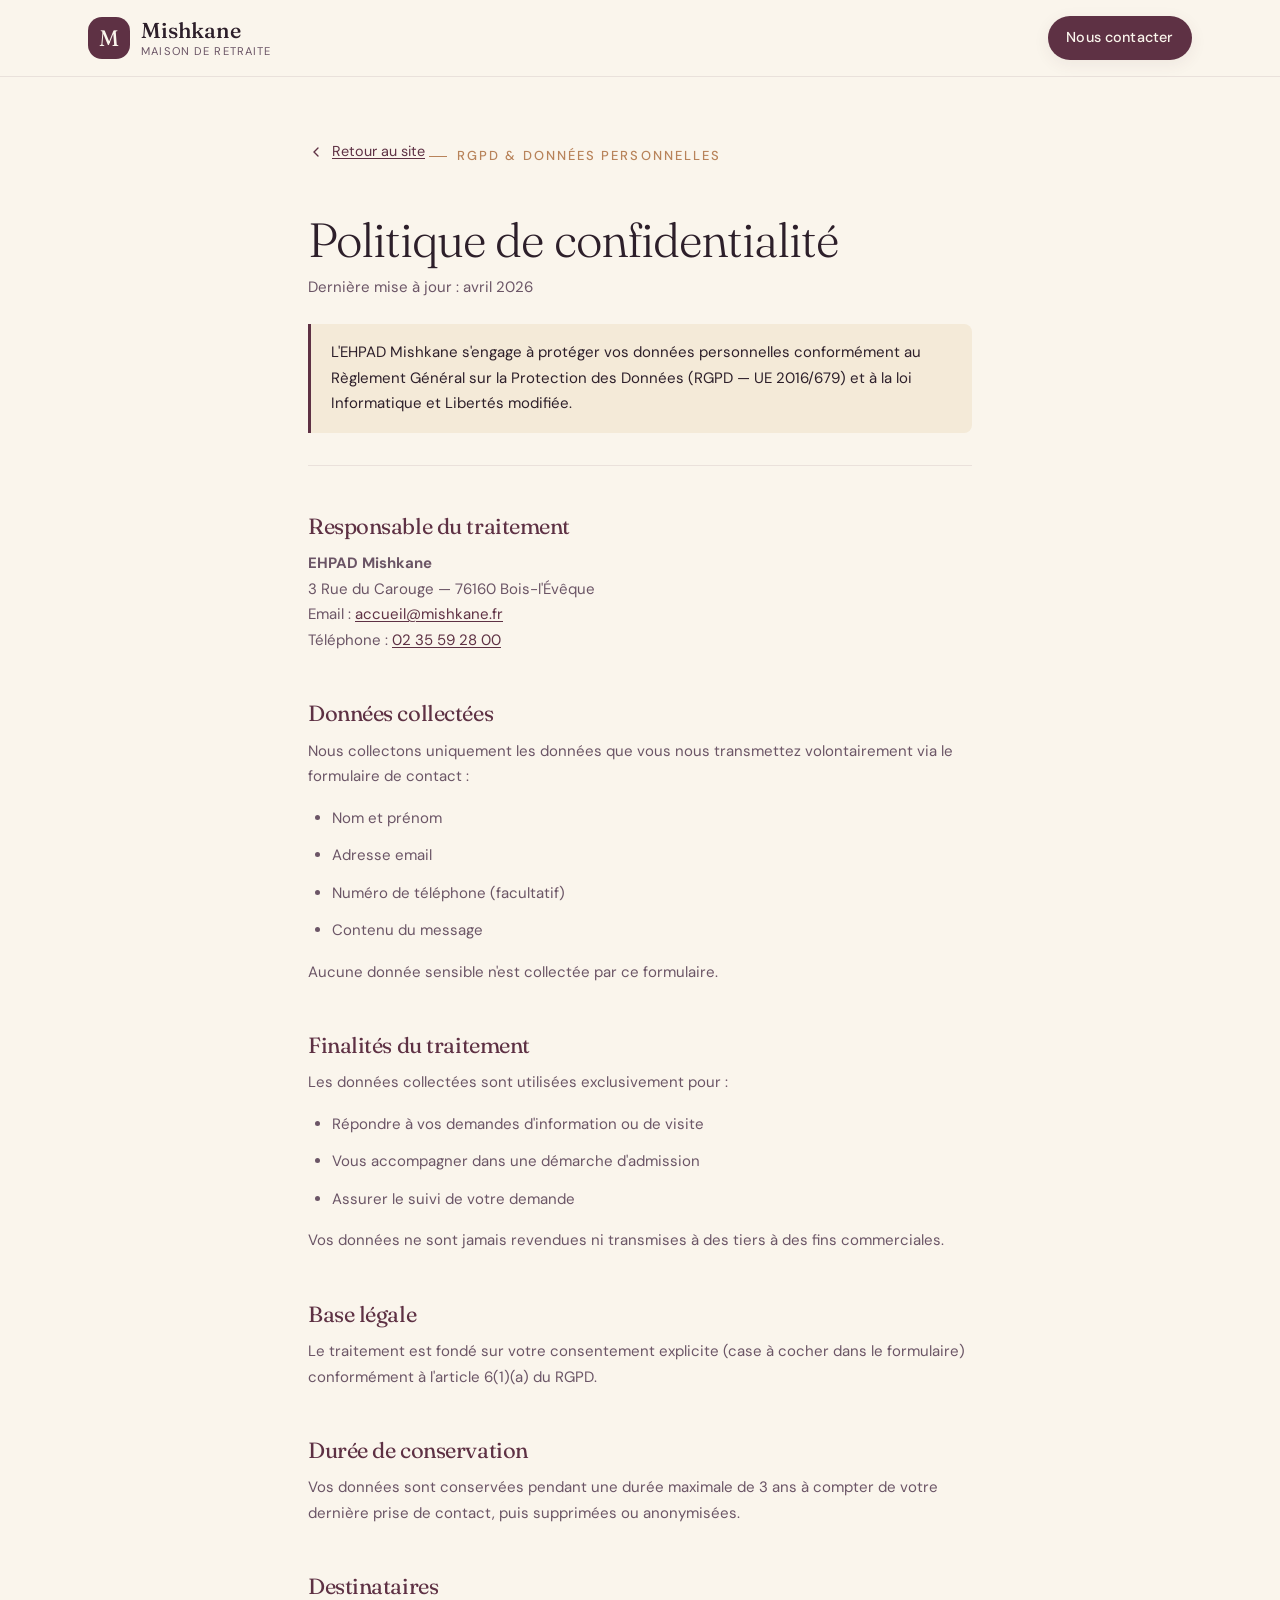
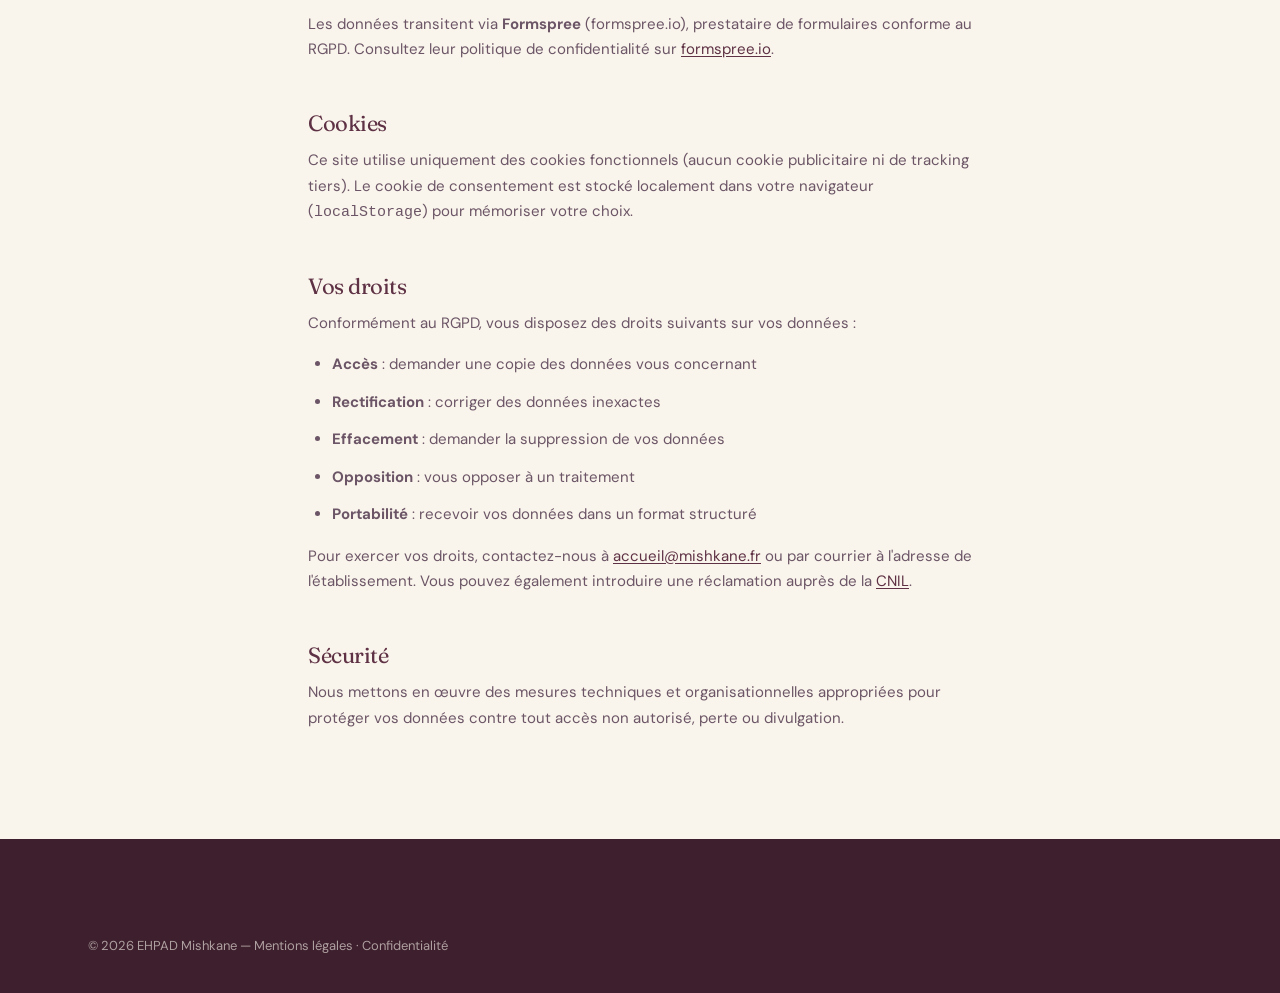
<file: pages/confidentialite.html>
<!DOCTYPE html>
<html lang="fr">
<head>
  <meta charset="UTF-8" />
  <meta name="viewport" content="width=device-width, initial-scale=1.0" />
  <title>Politique de confidentialité — EHPAD Mishkane</title>
  <meta name="description" content="Politique de confidentialité et RGPD de l'EHPAD Mishkane." />
  <meta name="robots" content="noindex, follow" />
  <link rel="preconnect" href="https://fonts.googleapis.com" />
  <link rel="preconnect" href="https://fonts.gstatic.com" crossorigin />
  <link href="https://fonts.googleapis.com/css2?family=Fraunces:opsz,wght@9..144,300;9..144,400;9..144,500&family=DM+Sans:wght@300;400;500;600&display=swap" rel="stylesheet" />
  <link rel="stylesheet" href="../assets/css/main.css" />
  <style>
    .legal-page { padding: calc(var(--header-h) + 4rem) 0 6rem; }
    .legal-content { max-width: 760px; margin: 0 auto; }
    .legal-content h1 { font-size: clamp(2rem,4vw,3rem); margin-bottom: 0.5rem; }
    .legal-content h2 { font-size: 1.375rem; margin-top: 3rem; margin-bottom: 0.75rem; color: var(--plum); }
    .legal-content p, .legal-content li { font-size: 0.9375rem; color: var(--text-muted); line-height: 1.7; margin-bottom: 0.75rem; }
    .legal-content ul { padding-left: 1.5rem; }
    .legal-content a { color: var(--plum); text-decoration: underline; text-underline-offset: 2px; }
    .back-link { display: inline-flex; align-items: center; gap: 0.5rem; margin-bottom: 3rem; font-size: 0.9rem; color: var(--text-muted); transition: color var(--d-fast) var(--ease); }
    .back-link:hover { color: var(--plum); }
    .legal-divider { border: none; border-top: 1px solid var(--border-soft); margin: 2rem 0; }
    .info-box { background: var(--bg-warm); border-left: 3px solid var(--plum); padding: 1rem 1.25rem; border-radius: 0 var(--r-sm) var(--r-sm) 0; margin: 1.5rem 0; }
    .info-box p { margin: 0; color: var(--text); }
  </style>
</head>
<body>

  <header class="site-header scrolled" id="site-header">
    <div class="container header-inner">
      <a href="../index.html" class="logo" aria-label="Mishkane — retour à l'accueil">
        <span class="logo-mark" aria-hidden="true">M</span>
        <span class="logo-text">
          <span class="logo-name">Mishkane</span>
          <span class="logo-sub">Maison de retraite</span>
        </span>
      </a>
      <a href="../index.html#contact" class="btn btn-primary header-cta">Nous contacter</a>
    </div>
  </header>

  <main>
    <div class="legal-page">
      <div class="container legal-content">

        <a href="../index.html" class="back-link">
          <svg width="16" height="16" viewBox="0 0 24 24" fill="none" stroke="currentColor" stroke-width="2" stroke-linecap="round" aria-hidden="true"><polyline points="15 18 9 12 15 6"/></svg>
          Retour au site
        </a>

        <span class="section-eyebrow">RGPD & données personnelles</span>
        <h1>Politique de confidentialité</h1>
        <p>Dernière mise à jour : avril 2026</p>

        <div class="info-box">
          <p>L'EHPAD Mishkane s'engage à protéger vos données personnelles conformément au Règlement Général sur la Protection des Données (RGPD — UE 2016/679) et à la loi Informatique et Libertés modifiée.</p>
        </div>

        <hr class="legal-divider" />

        <h2>Responsable du traitement</h2>
        <p>
          <strong>EHPAD Mishkane</strong><br>
          3 Rue du Carouge — 76160 Bois-l'Évêque<br>
          Email : <a href="mailto:accueil@mishkane.fr">accueil@mishkane.fr</a><br>
          Téléphone : <a href="tel:+33235592800">02 35 59 28 00</a>
        </p>

        <h2>Données collectées</h2>
        <p>Nous collectons uniquement les données que vous nous transmettez volontairement via le formulaire de contact :</p>
        <ul>
          <li>Nom et prénom</li>
          <li>Adresse email</li>
          <li>Numéro de téléphone (facultatif)</li>
          <li>Contenu du message</li>
        </ul>
        <p>Aucune donnée sensible n'est collectée par ce formulaire.</p>

        <h2>Finalités du traitement</h2>
        <p>Les données collectées sont utilisées exclusivement pour :</p>
        <ul>
          <li>Répondre à vos demandes d'information ou de visite</li>
          <li>Vous accompagner dans une démarche d'admission</li>
          <li>Assurer le suivi de votre demande</li>
        </ul>
        <p>Vos données ne sont jamais revendues ni transmises à des tiers à des fins commerciales.</p>

        <h2>Base légale</h2>
        <p>Le traitement est fondé sur votre consentement explicite (case à cocher dans le formulaire) conformément à l'article 6(1)(a) du RGPD.</p>

        <h2>Durée de conservation</h2>
        <p>Vos données sont conservées pendant une durée maximale de 3 ans à compter de votre dernière prise de contact, puis supprimées ou anonymisées.</p>

        <h2>Destinataires</h2>
        <p>Les données transitent via <strong>Formspree</strong> (formspree.io), prestataire de formulaires conforme au RGPD. Consultez leur politique de confidentialité sur <a href="https://formspree.io/legal/privacy-policy" target="_blank" rel="noopener">formspree.io</a>.</p>

        <h2>Cookies</h2>
        <p>Ce site utilise uniquement des cookies fonctionnels (aucun cookie publicitaire ni de tracking tiers). Le cookie de consentement est stocké localement dans votre navigateur (<code>localStorage</code>) pour mémoriser votre choix.</p>

        <h2>Vos droits</h2>
        <p>Conformément au RGPD, vous disposez des droits suivants sur vos données :</p>
        <ul>
          <li><strong>Accès</strong> : demander une copie des données vous concernant</li>
          <li><strong>Rectification</strong> : corriger des données inexactes</li>
          <li><strong>Effacement</strong> : demander la suppression de vos données</li>
          <li><strong>Opposition</strong> : vous opposer à un traitement</li>
          <li><strong>Portabilité</strong> : recevoir vos données dans un format structuré</li>
        </ul>
        <p>Pour exercer vos droits, contactez-nous à <a href="mailto:accueil@mishkane.fr">accueil@mishkane.fr</a> ou par courrier à l'adresse de l'établissement. Vous pouvez également introduire une réclamation auprès de la <a href="https://www.cnil.fr" target="_blank" rel="noopener">CNIL</a>.</p>

        <h2>Sécurité</h2>
        <p>Nous mettons en œuvre des mesures techniques et organisationnelles appropriées pour protéger vos données contre tout accès non autorisé, perte ou divulgation.</p>

      </div>
    </div>
  </main>

  <footer class="site-footer">
    <div class="container footer-bottom" style="padding-top: 2rem; border-top: none;">
      <p>© <span id="year"></span> EHPAD Mishkane — <a href="mentions-legales.html">Mentions légales</a> · <a href="confidentialite.html">Confidentialité</a></p>
    </div>
  </footer>

  <script>document.querySelector('#year').textContent = new Date().getFullYear();</script>
</body>
</html>
</file>
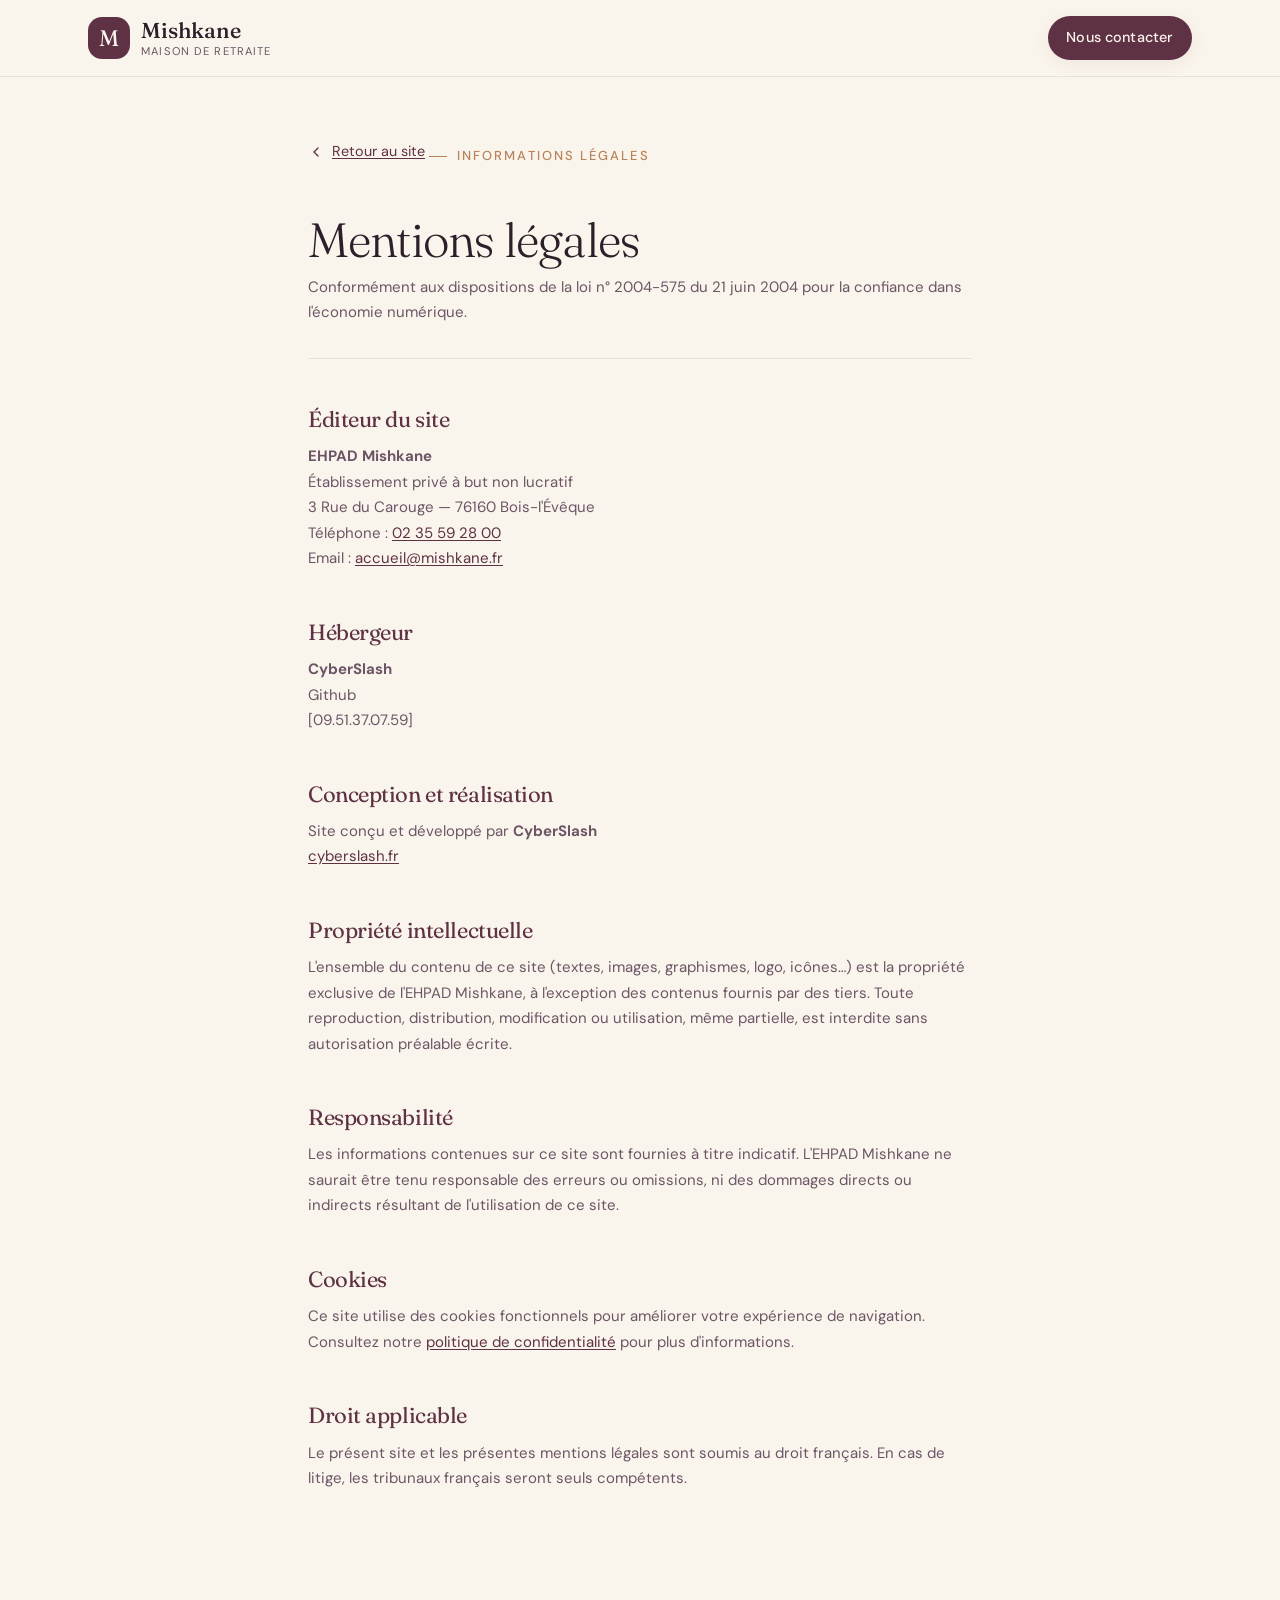
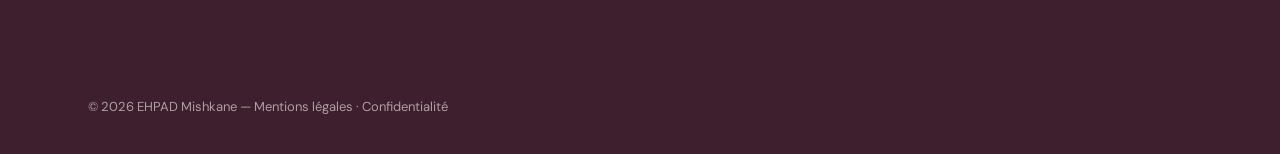
<file: pages/mentions-legales.html>
<!DOCTYPE html>
<html lang="fr">
<head>
  <meta charset="UTF-8" />
  <meta name="viewport" content="width=device-width, initial-scale=1.0" />
  <title>Mentions légales — EHPAD Mishkane</title>
  <meta name="description" content="Mentions légales du site de l'EHPAD Mishkane, maison de retraite à Bois-l'Évêque (76)." />
  <meta name="robots" content="noindex, follow" />
  <link rel="preconnect" href="https://fonts.googleapis.com" />
  <link rel="preconnect" href="https://fonts.gstatic.com" crossorigin />
  <link href="https://fonts.googleapis.com/css2?family=Fraunces:opsz,wght@9..144,300;9..144,400;9..144,500&family=DM+Sans:wght@300;400;500;600&display=swap" rel="stylesheet" />
  <link rel="stylesheet" href="../assets/css/main.css" />
  <style>
    .legal-page { padding: calc(var(--header-h) + 4rem) 0 6rem; }
    .legal-content { max-width: 760px; margin: 0 auto; }
    .legal-content h1 { font-size: clamp(2rem,4vw,3rem); margin-bottom: 0.5rem; }
    .legal-content h2 { font-size: 1.375rem; margin-top: 3rem; margin-bottom: 0.75rem; color: var(--plum); }
    .legal-content p, .legal-content li { font-size: 0.9375rem; color: var(--text-muted); line-height: 1.7; margin-bottom: 0.75rem; }
    .legal-content a { color: var(--plum); text-decoration: underline; text-underline-offset: 2px; }
    .back-link { display: inline-flex; align-items: center; gap: 0.5rem; margin-bottom: 3rem; font-size: 0.9rem; color: var(--text-muted); transition: color var(--d-fast) var(--ease); }
    .back-link:hover { color: var(--plum); }
    .legal-divider { border: none; border-top: 1px solid var(--border-soft); margin: 2rem 0; }
  </style>
</head>
<body>

  <header class="site-header scrolled" id="site-header">
    <div class="container header-inner">
      <a href="../index.html" class="logo" aria-label="Mishkane — retour à l'accueil">
        <span class="logo-mark" aria-hidden="true">M</span>
        <span class="logo-text">
          <span class="logo-name">Mishkane</span>
          <span class="logo-sub">Maison de retraite</span>
        </span>
      </a>
      <a href="../index.html#contact" class="btn btn-primary header-cta">Nous contacter</a>
    </div>
  </header>

  <main>
    <div class="legal-page">
      <div class="container legal-content">

        <a href="../index.html" class="back-link">
          <svg width="16" height="16" viewBox="0 0 24 24" fill="none" stroke="currentColor" stroke-width="2" stroke-linecap="round" aria-hidden="true"><polyline points="15 18 9 12 15 6"/></svg>
          Retour au site
        </a>

        <span class="section-eyebrow">Informations légales</span>
        <h1>Mentions légales</h1>
        <p>Conformément aux dispositions de la loi n° 2004-575 du 21 juin 2004 pour la confiance dans l'économie numérique.</p>

        <hr class="legal-divider" />

        <h2>Éditeur du site</h2>
        <p>
          <strong>EHPAD Mishkane</strong><br>
          Établissement privé à but non lucratif<br>
          3 Rue du Carouge — 76160 Bois-l'Évêque<br>
          Téléphone : <a href="tel:+33235592800">02 35 59 28 00</a><br>
          Email : <a href="mailto:accueil@mishkane.fr">accueil@mishkane.fr</a>
        </p>

        <h2>Hébergeur</h2>
        <!-- 📝 REMPLACER par les informations de votre hébergeur -->
        <p>
          <strong>CyberSlash</strong><br>
          Github<br>
          [09.51.37.07.59]
        </p>

        <h2>Conception et réalisation</h2>
        <p>
          Site conçu et développé par <strong>CyberSlash</strong><br>
          <a href="https://cyberslash.fr" target="_blank" rel="noopener noreferrer">cyberslash.fr</a>
        </p>

        <h2>Propriété intellectuelle</h2>
        <p>
          L'ensemble du contenu de ce site (textes, images, graphismes, logo, icônes…) est la propriété exclusive de l'EHPAD Mishkane, à l'exception des contenus fournis par des tiers. Toute reproduction, distribution, modification ou utilisation, même partielle, est interdite sans autorisation préalable écrite.
        </p>

        <h2>Responsabilité</h2>
        <p>
          Les informations contenues sur ce site sont fournies à titre indicatif. L'EHPAD Mishkane ne saurait être tenu responsable des erreurs ou omissions, ni des dommages directs ou indirects résultant de l'utilisation de ce site.
        </p>

        <h2>Cookies</h2>
        <p>
          Ce site utilise des cookies fonctionnels pour améliorer votre expérience de navigation. Consultez notre <a href="confidentialite.html">politique de confidentialité</a> pour plus d'informations.
        </p>

        <h2>Droit applicable</h2>
        <p>
          Le présent site et les présentes mentions légales sont soumis au droit français. En cas de litige, les tribunaux français seront seuls compétents.
        </p>

      </div>
    </div>
  </main>

  <footer class="site-footer">
    <div class="container footer-bottom" style="padding-top: 2rem; border-top: none;">
      <p>© <span id="year"></span> EHPAD Mishkane — <a href="mentions-legales.html">Mentions légales</a> · <a href="confidentialite.html">Confidentialité</a></p>
    </div>
  </footer>

  <script>document.querySelector('#year').textContent = new Date().getFullYear();</script>
</body>
</html>
</file>
<file: assets/css/main.css>
/* ============================================================
   EHPAD MISHKANE — main.css
   ⚠️  Les @import DOIVENT être en premier (règle CSS spec).
   Le :root avec les tokens vient ensuite.
   ============================================================ */

/* ---------- IMPORTS (en premier, obligatoire) ---------- */
@import 'base.css';
@import 'header.css';
@import 'hero.css';
@import 'presentation.css';
@import 'soins.css';
@import 'chambres.css';
@import 'chambre-3d.css';
@import 'equipe.css';
@import 'temoignages.css';
@import 'vie-quotidienne.css';
@import 'tarifs.css';
@import 'journal.css';
@import 'faq.css';
@import 'recrutement.css';
@import 'contact.css';
@import 'footer.css';
@import 'floats.css';
@import 'preloader.css';
@import 'responsive.css';

/* ---------- DESIGN TOKENS ---------- */
:root {
  /* Backgrounds */
  --bg-cream:  #FAF5EC;
  --bg-warm:   #F4EAD8;
  --bg-deep:   #ECDCC4;
  --bg-paper:  #FDFAF3;

  /* Couleurs marque */
  --plum:       #5E3144;
  --plum-deep:  #3D1F2D;
  --plum-soft:  #7B4A5E;
  --honey:      #B8835A;
  --honey-light:#D4A47A;
  --rose:       #D4A6A6;
  --rose-soft:  #ECCFCF;

  /* Texte */
  --text:       #2D1F2A;
  --text-muted: #6B5566;
  --text-soft:  #9B8A95;
  --text-on-dark: #FAF5EC;

  /* Bordures */
  --border-soft:   rgba(94,49,68,0.10);
  --border-mid:    rgba(94,49,68,0.18);
  --border-strong: rgba(94,49,68,0.30);

  /* Typographie */
  --font-display: 'Fraunces','Cormorant Garamond',Georgia,serif;
  --font-body:    'DM Sans',-apple-system,BlinkMacSystemFont,'Segoe UI',sans-serif;

  /* Rayons */
  --r-sm:   8px;
  --r-md:   14px;
  --r-lg:   20px;
  --r-xl:   32px;
  --r-pill: 999px;

  /* Ombres teintées plum */
  --shadow-xs: 0 1px 3px rgba(94,49,68,0.06);
  --shadow-sm: 0 4px 16px rgba(94,49,68,0.08);
  --shadow-md: 0 12px 40px rgba(94,49,68,0.12);
  --shadow-lg: 0 32px 80px rgba(94,49,68,0.18);

  /* Transitions */
  --ease:      cubic-bezier(0.22,1,0.36,1);
  --ease-soft: cubic-bezier(0.4,0,0.2,1);
  --d-fast:    200ms;
  --d-base:    350ms;
  --d-slow:    600ms;

  /* Layout */
  --container:        1200px;
  --container-narrow: 920px;
  --header-h:         76px;
}
</file>
